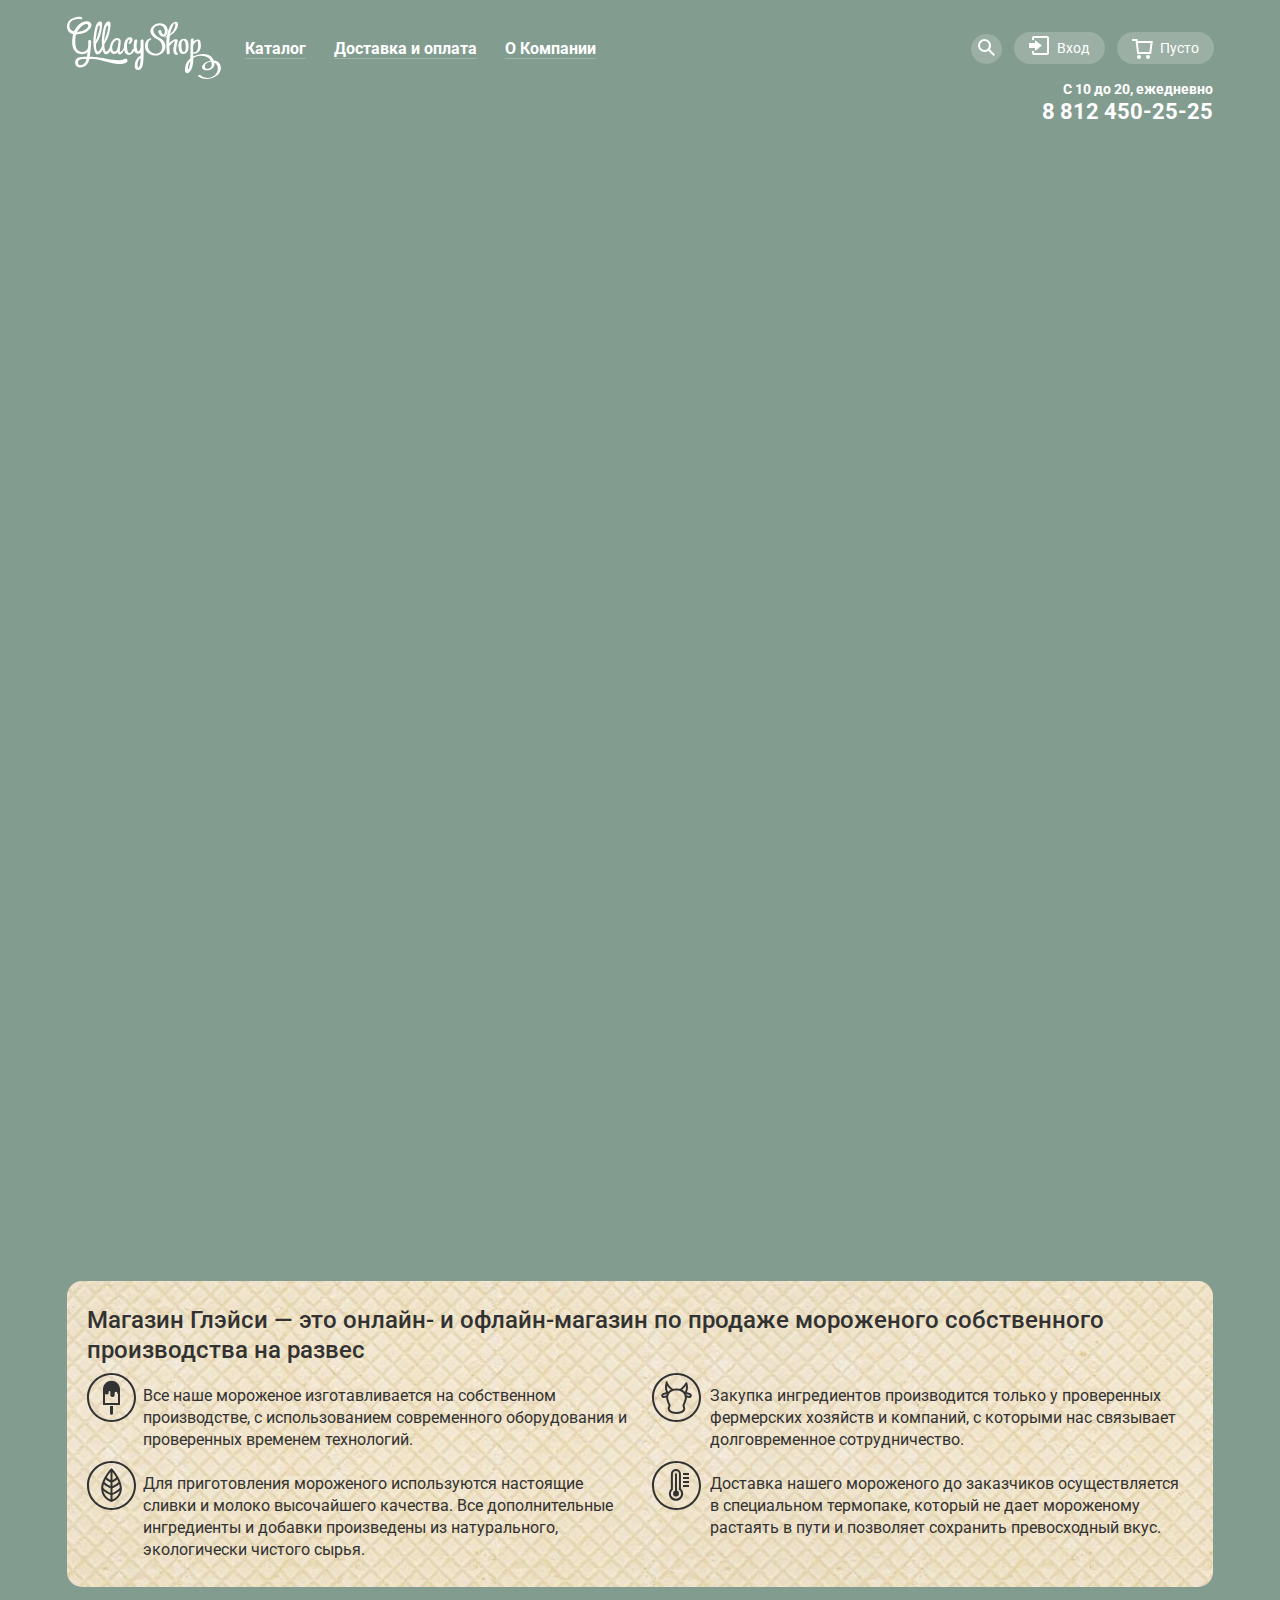
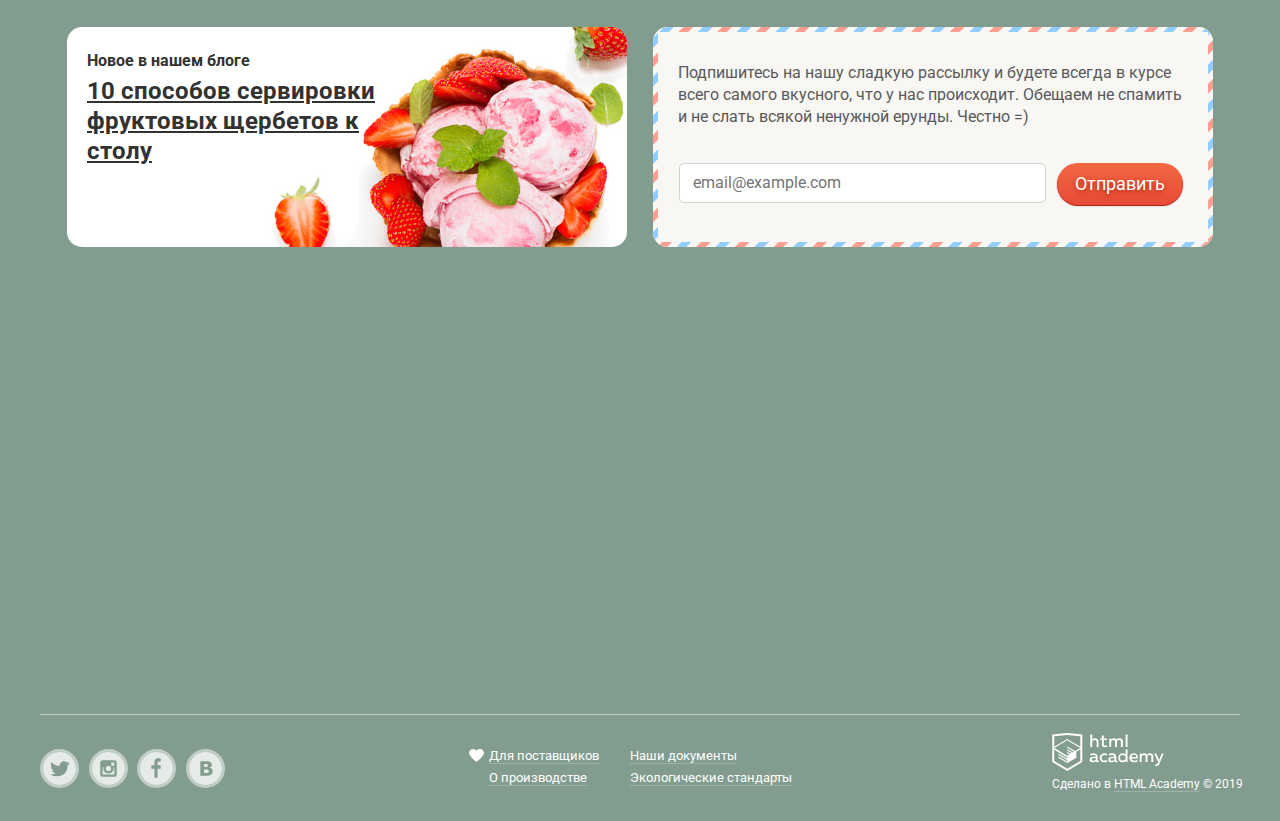
<file: index.html>
<!DOCTYPE html>
<html lang="ru">

<head>
  <meta charset="utf-8">
  <title>HTML Academy: Глейси</title>
  <link href="https://fonts.googleapis.com/css?family=Roboto:400,500,700&display=swap&subset=cyrillic" rel="stylesheet">
  <link rel="stylesheet" href="css/normalize.css">
  <link rel="stylesheet" href="css/style.css">
</head>

<body>
  <div class="container">
    <header class="header">
      <nav class="navigation">
        <a class="logo"><img src="img/logo.svg" width="154" height="64" alt="Логотип магазина «Глейси»"></a>
        <div class="navigation_container">
          <ul class="navigation_central list-unsteps">
            <li class="navigation_item hidden_list">
              <a class="navigation_link" href="catalog.html"><span class="navigation_heading">Каталог</span></a>
              <ul class="internal_navigation">
                <li class="internal_item">
                  <p class="internal_head">Новинки</p>
                </li>
                <li class="internal_item">
                  <a class="internal_link" href="catalog.html">Сливочное</a>
                </li>
                <li class="internal_item">
                  <a class="internal_link" href="sorbets.html">Щербеты</a>
                </li>
                <li class="internal_item">
                  <a class="internal_link" href="fruit.html">Фруктовый лед</a>
                </li>
                <li class="internal_item">
                  <a class="internal_link" href="melorin.html">Мелорин</a>
                </li>
              </ul>
            </li>
            <li class="navigation_item">
              <a class="navigation_link" href="delivery.html"><span class="navigation_heading">Доставка и
                  оплата</span></a>
            </li>
            <li class="navigation_item">
              <a class="navigation_link" href="company.html"><span class="navigation_heading">О Компании</span></a>
            </li>
          </ul>
          <ul class="navigation_list list-unsteps">
            <li class="search_element">
              <a href="search.html" class="search_button" title="Поиск"><svg xmlns="http://www.w3.org/2000/svg"
                  xmlns:xlink="http://www.w3.org/1999/xlink" width="17" height="17" viewBox="0 0 17 17">
                  <path fill="#fff"
                    d="M16.958 15.527L11.75 10.32A6.455 6.455 0 0 0 13 6.5 6.5 6.5 0 1 0 6.5 13a6.465 6.465 0 0 0 3.839-1.263l5.205 5.204 1.414-1.414zM6.5 11C4.019 11 2 8.981 2 6.5S4.019 2 6.5 2 11 4.019 11 6.5 8.981 11 6.5 11z" />
                </svg><span class="visually-hidden">Поиск</span></a>
              <ul class="search_form list-unsteps">
                <li>
                  <h2 class="visually-hidden">Поиск</h2>
                  <form name="search" method="post" action="https://server.htmlacademy.ru/">
                    <input type="search" name="search_text" placeholder="Что ищем?" aria-label="Поиск по сайту">
                  </form>
                </li>
              </ul>
            </li>
            <li class="login_element">
              <a href="login.html" class="login_button" title="Вход"><svg xmlns="http://www.w3.org/2000/svg"
                  xmlns:xlink="http://www.w3.org/1999/xlink" width="21" height="19" viewBox="0 0 21 19">
                  <g fill="#fff">
                    <path d="M6 14.875L12.917 9.5 6 4.125v2.917H-.042v4.917H6z" />
                    <path
                      d="M18 0H5C3.9 0 3 .9 3 2v2h2V2h13v15H5v-2H3v2c0 1.1.9 2 2 2h13c1.1 0 2-.9 2-2V2c0-1.1-.9-2-2-2z" />
                  </g>
                </svg>Вход</a>
              <ul class="login_form list-unsteps">
                <li>
                  <h2 class="visually-hidden">Личный кабинет</h2>
                  <form method="post" action="https://server.htmlacademy.ru/">
                    <p class="login_unit">
                      <label for="login_mail" class="visually-hidden">Электронная почта</label>
                      <input type="mail" name="login_mail" id="login_mail" placeholder="Электронная почта">
                    </p>
                    <p class="login_unit">
                      <label for="login_password" class="visually-hidden">Пароль</label>
                      <input type="password" name="login_password" id="login_password" placeholder="Пароль">
                    </p>
                    <div class="login_interactive">
                      <p class="login_links">
                        <a href="forgot.html" class="login_forgot">Забыли пароль?</a>
                        <a href="registration.html" class="login_registration">Новая регистрация</a>
                      </p>
                      <button class="button enter_button" type="submit">Войти</button>
                    </div>
                  </form>
                </li>
              </ul>
            </li>
            <li class="basket_element empty">
              <a href="basket.html" class="basket_button" title="Корзина"><svg xmlns="http://www.w3.org/2000/svg"
                  width="21" height="20" viewBox="0 0 21 20">
                  <g fill="#fff">
                    <path
                      d="M5.657 2.031L5.422 0H0v2h3.64l1.5 13h13.988l1.699-12.969H5.657zM17.372 13H6.922L5.888 4.031h12.66L17.372 13z" />
                    <circle cx="6.984" cy="18" r="2" />
                    <circle cx="15.984" cy="18" r="2" />
                  </g>
                </svg>Пусто</a>
            </li>
          </ul>
        </div>
      </nav>
    </header>
  </div>
  <div class="container">
    <main class="main">
      <div class="container_customer">
        <section class="customer_information">
          <h2 class="visually-hidden">Информация для клиента</h2>
          <p class="working_time">С 10 до 20, ежедневно</p>
          <p class="phone_number"><a href="tel:+78124502525">8 812 450-25-25</a></p>
        </section>
      </div>
      <div class="one"></div>
      <div class="two"></div>
      <div class="three"></div>
      <section class="store_information">
        <h2 class="visually-hidden">Преимущества магазина</h2>
        <h3 class="about_shop">Магазин Глэйси — это онлайн- и офлайн-магазин по продаже мороженого собственного
          производства на развес</h3>
        <ul class="benefits_list list-unsteps">
          <li class="benefits_item first_logo">
            <p class="article_info">Все наше мороженое изготавливается на собственном производстве, с использованием
              современного
              оборудования и проверенных
              временем технологий.</p>
          </li>
          <li class="benefits_item second_logo">
            <p class="article_info">Закупка ингредиентов производится только у проверенных фермерских хозяйств и
              компаний, с которыми нас связывает
              долговременное сотрудничество.</p>
          </li>
          <li class="benefits_item third_logo">
            <p class="article_info">Для приготовления мороженого используются настоящие сливки и молоко высочайшего
              качества. Все дополнительные ингредиенты и добавки произведены из натурального, экологически чистого
              сырья.</p>
          </li>
          <li class="benefits_item fourth_logo">
            <p class="article_info">Доставка нашего мороженого до заказчиков осуществляется в специальном термопаке,
              который не дает
              мороженому растаять в
              пути и позволяет сохранить превосходный вкус.</p>
          </li>
        </ul>
      </section>
      <div class="article_container">
        <article class="article_news">
          <h2 class="visually-hidden">Новости в блоге</h2>
          <h3 class="article_heading">Новое в нашем блоге</h3>
          <a class="article_link" href="tenways.html">10 способов сервировки фруктовых щербетов к столу</a>
        </article>
        <article class="article_subcribe">
          <h2 class="visually-hidden">Подписка на рассылку</h2>
          <p class="subscribe_info">Подпишитесь на нашу сладкую рассылку и будете всегда в курсе всего самого вкусного,
            что у нас
            происходит. Обещаем не
            спамить и не слать всякой ненужной ерунды. Честно =)</p>
          <form class="subscribe" name="subscribe" method="post" action="#">
            <label for="subscribe_mail" class="visually-hidden">Электронная почта</label>
            <input type="mail" name="subscribe_email" id="subscribe_mail" placeholder="email@example.com">
            <button type="submit" class="button subscribe_button" name="subscribe_submit">Отправить</button>
          </form>
        </article>
      </div>
      <div class="four"></div>
    </main>
  </div>
  <div class="container">
    <footer class="footer">
      <section class="social">
        <h2 class="visually-hidden">Социальные сети</h2>
        <ul class="social_list list-unsteps">
          <li class="social_item">
            <a class="social_link" href="https://twitter.com/gllacy_official" target="_blank"><svg
                xmlns="http://www.w3.org/2000/svg" width="33" height="33" viewBox="0 0 32 32">
                <path class="social_path" fill="#e6ebe9"
                  d="M16 0C7.164 0 0 7.164 0 16c0 8.837 7.164 16 16 16 8.837 0 16-7.163 16-16 0-8.836-7.163-16-16-16zm7.944 12.809c-.251 6.516-3.463 10.832-10.992 10.702h-.486c-.447 0-4.543-.443-5.344-1.823 2.479.19 4.247-.406 5.12-1.136-1.048-.289-2.923-.461-3.251-2.848.384.104.618.221 1.299.113-1.307-.824-2.758-1.519-2.679-3.643.311.317 1.164.518 1.46.457-.768-.233-2.149-3.244-.974-4.781 1.984 1.79 4.075 3.482 7.804 3.643.227-2.214 1.24-3.699 3.168-4.325 1.84-.479 3.255.26 3.901 1.138.737-.224 1.453-.466 2.193-.685-.004.833-.569 1.463-.935 1.709.747.165 1.423-.475 1.423-.475-.184.963-1.094 1.725-1.707 1.954z" />
              </svg></a>
          </li>
          <li class="social_item">
            <a class="social_link" href="https://www.instagram.com/gllacy_official" target="_blank"><svg
                xmlns="http://www.w3.org/2000/svg" width="33" height="33" viewBox="0 0 32 32">
                <g class="social_path" fill="#e6ebe9">
                  <path
                    d="M20.916 16a4.938 4.938 0 1 1-9.877 0c0-.394.051-.773.138-1.14h-.897v6.838h11.396V14.86h-.897c.086.367.137.746.137 1.14z" />
                  <path
                    d="M15.978 18.659c1.466 0 2.659-1.193 2.659-2.659s-1.193-2.659-2.659-2.659c-1.466 0-2.659 1.193-2.659 2.659s1.192 2.659 2.659 2.659zM18.637 10.302h3.039v3.039h-3.039z" />
                  <path
                    d="M16 0C7.164 0 0 7.164 0 16c0 8.837 7.164 16 16 16 8.837 0 16-7.163 16-16 0-8.836-7.163-16-16-16zm7.955 21.698a2.285 2.285 0 0 1-2.279 2.279H10.279A2.285 2.285 0 0 1 8 21.698V10.302a2.286 2.286 0 0 1 2.279-2.279h11.396a2.286 2.286 0 0 1 2.279 2.279v11.396z" />
                </g>
              </svg></a>
          </li>
          <li class="social_item">
            <a class="social_link" href="https://www.facebook.com/gllacy_official" target="_blank"><svg
                xmlns="http://www.w3.org/2000/svg" width="33" height="33" viewBox="0 0 32 32">
                <path class="social_path" fill="#e6ebe9"
                  d="M16 0C7.164 0 0 7.163 0 16s7.164 16 16 16c8.837 0 16-7.164 16-16S24.837 0 16 0zm4.062 9.455h-3.021v3.444h3.021v3.445h-3.021v8.61H14.02v-8.61H11v-3.445h3.021V9.455c0-1.902 1.353-3.445 3.021-3.445h3.021v3.445z" />
              </svg></a>
          </li>
          <li class="social_item">
            <a class="social_link" href="https://vk.com/gllacy_official" target="_blank"><svg
                xmlns="http://www.w3.org/2000/svg" width="33" height="33" viewBox="0 0 32 32">
                <g class="social_path" fill="#e6ebe9">
                  <path
                    d="M16.637 14.495c.402-.019.719-.082.951-.188.326-.145.54-.33.641-.559.101-.229.15-.496.15-.797 0-.232-.058-.465-.174-.697-.116-.232-.322-.405-.617-.517-.264-.1-.592-.155-.984-.165a76.242 76.242 0 0 0-1.652-.014h-.339v2.965h.565c.571 0 1.057-.009 1.459-.028zM18.118 17.084c-.282-.081-.672-.125-1.166-.132a127.97 127.97 0 0 0-1.55-.009h-.79v3.493h.264c1.014 0 1.74-.003 2.18-.009a3.2 3.2 0 0 0 1.212-.245c.377-.157.633-.364.774-.625s.214-.562.214-.9c0-.446-.088-.788-.261-1.03-.17-.241-.464-.423-.877-.543z" />
                  <path
                    d="M16 0C7.164 0 0 7.164 0 16c0 8.837 7.164 16 16 16 8.837 0 16-7.163 16-16 0-8.836-7.163-16-16-16zm6.602 20.531a3.73 3.73 0 0 1-1.124 1.327c-.552.415-1.161.71-1.823.886s-1.501.264-2.519.264h-6.121V8.987h5.443c1.13 0 1.957.038 2.48.113a5.126 5.126 0 0 1 1.561.5c.533.27.929.632 1.189 1.087.26.455.392.975.392 1.558 0 .678-.179 1.278-.536 1.795-.358.518-.863.92-1.517 1.208v.075c.917.182 1.642.559 2.179 1.13.537.571.807 1.325.807 2.261 0 .678-.138 1.283-.411 1.817z" />
                </g>
              </svg></a>
          </li>
        </ul>
      </section>
      <section class="additional">
        <ul class="additional_left list-unsteps">
          <li class="additional_item">
            <a class="additional_link" href=suppliers.html><img class="icon_heart" src="img/heart.svg" width="15"
                height="13" alt="иконка">Для
              поставщиков</a>
          </li>
          <li class="additional_item">
            <a class="additional_link" href="production.html">О производстве</a>
          </li>
        </ul>
        <ul class="additional_right list-unsteps">
          <li class="additional_item">
            <a class="additional_link" href="documents.html">Наши документы</a>
          </li>
          <li class="additional_item">
            <a class="additional_link" href="ecology.html">Экологические стандарты</a>
          </li>
        </ul>
      </section>
      <section class="developer_info">
        <h2 class="visually-hidden">Кем разработана</h2>
        <img class="developer_logo" src="img/logo-htmlacademy.svg" width="112" height="38" alt="Html Academy">
        <p class="developer_about">Сделано в <a class="developer_link"
            href="https://htmlacademy.ru/intensive/htmlcss">HTML
            Academy</a> ©
          2019</p>
      </section>
    </footer>
  </div>
  <section class="feedback">
    <h2 class="visually-hidden">Обратная связь</h2>
    <h2>Мы обязательно вам ответим!</h2>
    <form class="feedback_form" method="post" name="feedback" action="https://server.htmlacademy.ru/">
      <p class="feedback_unit">
        <label for="feedback_name" class="visually-hidden">Как вас зовут?</label>
        <input type="text" name="feedback_name" id="feedback_name" placeholder="Как вас зовут?">
      </p>
      <p class="feedback_unit">
        <label for="feedback_mail" class="visually-hidden">Ваша почта для ответа?</label>
        <input type="text" name="feedback_mail" id="feedback_mail" placeholder="Ваша почта для ответа?">
      </p>
      <textarea name="feedback_comment" cols="50" rows="10" placeholder="Напишите что-нибудь..."></textarea>
      <button class="feedback_close" type="button">Отправить</button>
    </form>
    <button class="feedback_send" type="button">Закрыть</button>
  </section>

</body>

</html>
</file>
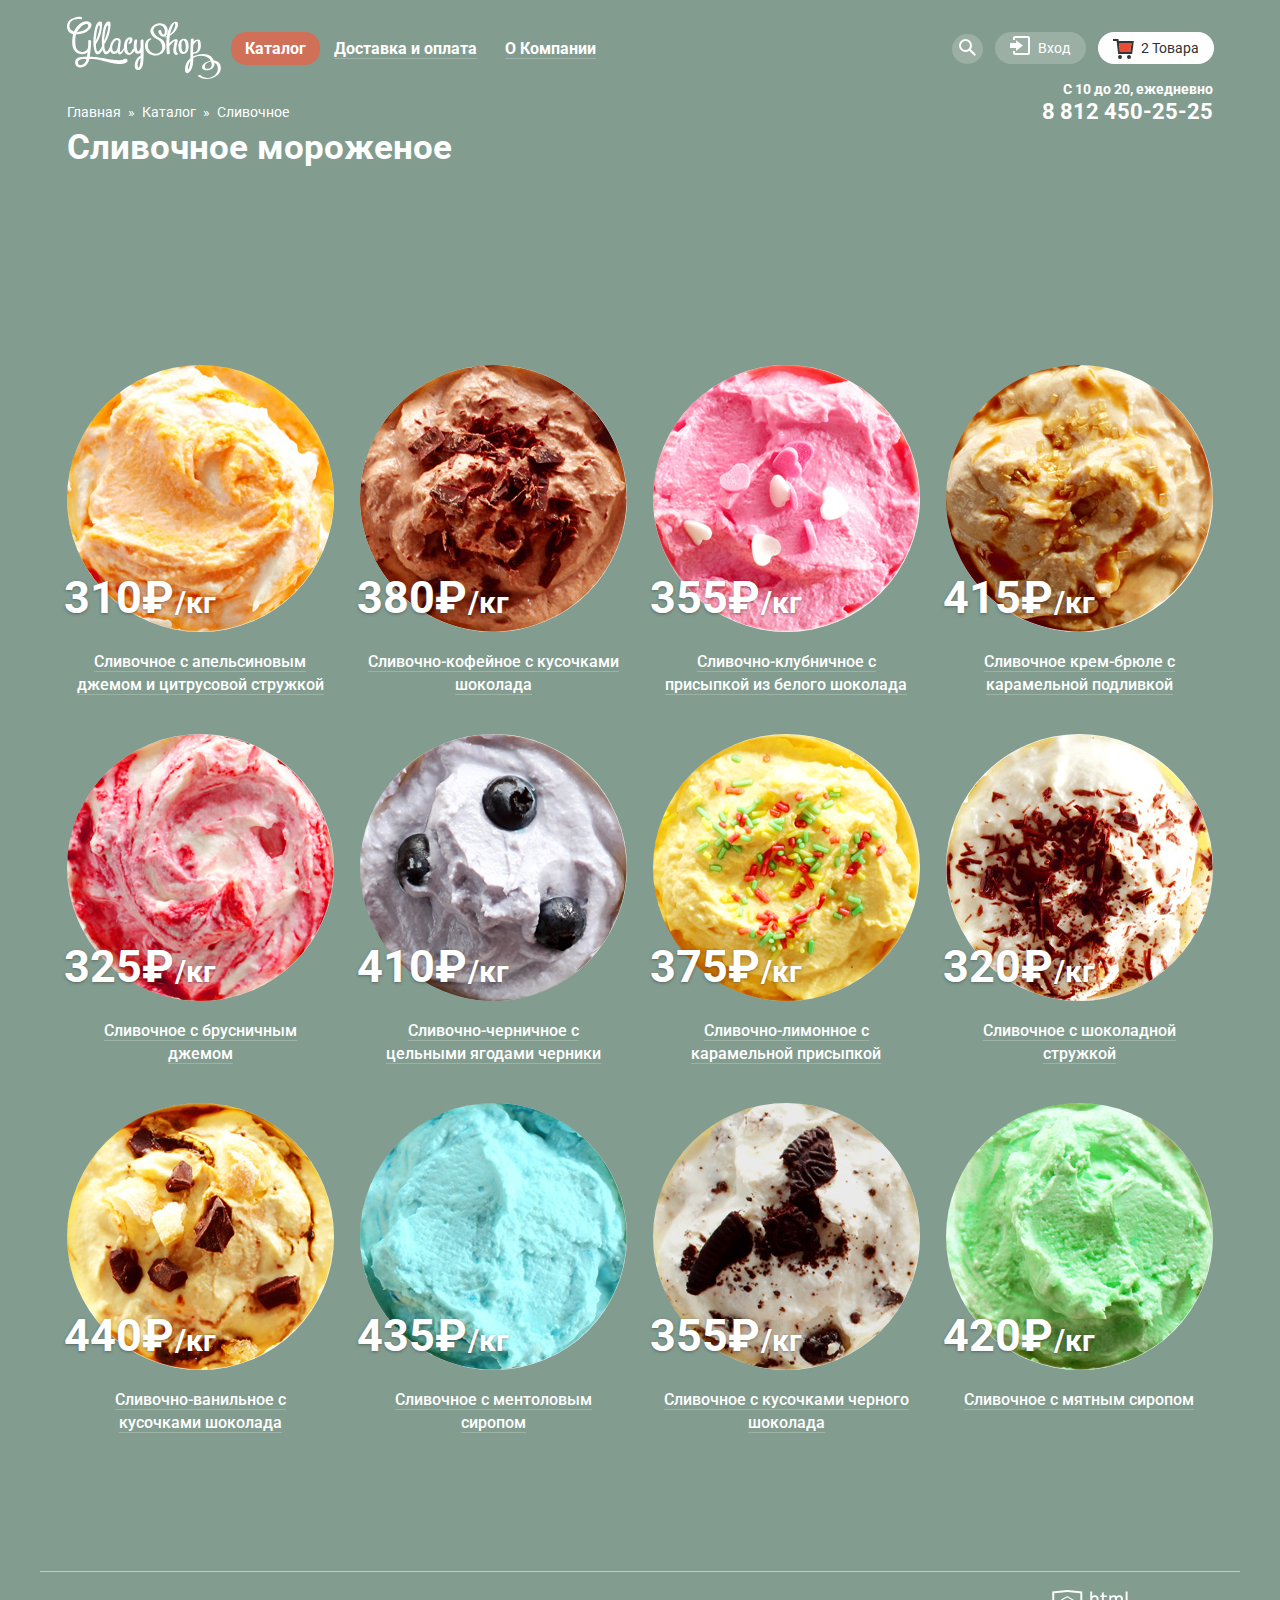
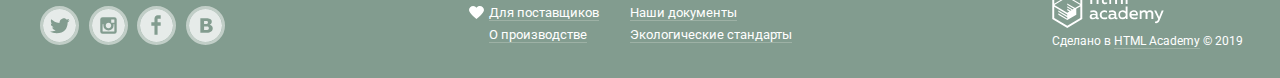
<file: catalog.html>
<!DOCTYPE html>
<html lang="ru">

<head>
  <meta charset="utf-8">
  <title>HTML Academy: Глейси</title>
  <link href="https://fonts.googleapis.com/css?family=Roboto:400,500,700&display=swap&subset=cyrillic" rel="stylesheet">
  <link rel="stylesheet" href="css/normalize.css">
  <link rel="stylesheet" href="css/style.css">
</head>

<body>
  <div class="container">
    <header class="header">
      <nav class="navigation">
        <a href="index.html" class="logo"><img src="img/logo.svg" width="154" height="64"
            alt="Логотип магазина «Глейси»"></a>
        <div class="navigation_container navigation_catalog">
          <ul class="navigation_central list-unsteps">
            <li class="navigation_item hidden_list">
              <a class="activated_link label" href="catalog.html"><span class="navigation_heading">Каталог</span></a>
              <ul class="internal_navigation">
                <li class="internal_item">
                  <p class="internal_head">Новинки</p>
                </li>
                <li class="internal_item">
                  <a class="internal_link" href="catalog.html">Сливочное</a>
                </li>
                <li class="internal_item">
                  <a class="activated_link" href="sorbets.html">Щербеты</a>
                </li>
                <li class="internal_item">
                  <a class="internal_link" href="fruit.html">Фруктовый лед</a>
                </li>
                <li class="internal_item">
                  <a class="internal_link" href="melorin.html">Мелорин</a>
                </li>
              </ul>
            </li>
            <li class="navigation_item">
              <a class="navigation_link" href="delivery.html"><span class="navigation_heading">Доставка и
                  оплата</span></a>
            </li>
            <li class="navigation_item">
              <a class="navigation_link" href="company.html"><span class="navigation_heading">О Компании</span></a>
            </li>
          </ul>
          <ul class="navigation_list list-unsteps">
            <li class="search_element">
              <a href="search.html" class="search_button" title="Поиск"><svg xmlns="http://www.w3.org/2000/svg"
                  xmlns:xlink="http://www.w3.org/1999/xlink" width="17" height="17" viewBox="0 0 17 17">
                  <path fill="#fff"
                    d="M16.958 15.527L11.75 10.32A6.455 6.455 0 0 0 13 6.5 6.5 6.5 0 1 0 6.5 13a6.465 6.465 0 0 0 3.839-1.263l5.205 5.204 1.414-1.414zM6.5 11C4.019 11 2 8.981 2 6.5S4.019 2 6.5 2 11 4.019 11 6.5 8.981 11 6.5 11z" />
                </svg><span class="visually-hidden">Поиск</span></a>
              <ul class="search_form list-unsteps">
                <li>
                  <h2 class="visually-hidden">Поиск</h2>
                  <form name="search" method="post" action="https://server.htmlacademy.ru/">
                    <input type="search" name="search_text" placeholder="Что ищем?" aria-label="Поиск по сайту">
                  </form>
                </li>
              </ul>
            </li>
            <li class="login_element">
              <a href="login.html" class="login_button" title="Вход"><svg xmlns="http://www.w3.org/2000/svg"
                  xmlns:xlink="http://www.w3.org/1999/xlink" width="21" height="19" viewBox="0 0 21 19">
                  <g fill="#fff">
                    <path d="M6 14.875L12.917 9.5 6 4.125v2.917H-.042v4.917H6z" />
                    <path
                      d="M18 0H5C3.9 0 3 .9 3 2v2h2V2h13v15H5v-2H3v2c0 1.1.9 2 2 2h13c1.1 0 2-.9 2-2V2c0-1.1-.9-2-2-2z" />
                  </g>
                </svg>Вход</a>
              <ul class="login_form list-unsteps">
                <li>
                  <h2 class="visually-hidden">Личный кабинет</h2>
                  <form method="post" action="https://server.htmlacademy.ru/">
                    <p class="login_unit">
                      <label for="login_mail" class="visually-hidden">Электронная почта</label>
                      <input type="mail" name="login_mail" id="login_mail" placeholder="Электронная почта">
                    </p>
                    <p class="login_unit">
                      <label for="login_password" class="visually-hidden">Пароль</label>
                      <input type="password" name="login_password" id="login_password" placeholder="Пароль">
                    </p>
                    <div class="login_interactive">
                      <p class="login_links">
                        <a href="forgot.html" class="login_forgot">Забыли пароль?</a>
                        <a href="registration.html" class="login_registration">Новая регистрация</a>
                      </p>
                      <button class="button enter_button" type="submit">Войти</button>
                    </div>
                  </form>
                </li>
              </ul>
            </li>
            <li class="basket_element full">
              <a href="basket.html" class="basket_button" title="Корзина"><svg xmlns="http://www.w3.org/2000/svg"
                  width="21" height="20" viewBox="0 0 21 20">
                  <path fill="#E84D37" d="M5.888 4.031L6.922 13h10.45l1.176-8.969z" />
                  <circle fill="#343434" cx="6.984" cy="18" r="2" />
                  <circle fill="#343434" cx="15.984" cy="18" r="2" />
                  <path fill="#343434"
                    d="M5.657 2.031L5.422 0H0v2h3.64l1.5 13h13.988l1.699-12.969H5.657zM17.372 13H6.922L5.888 4.031h12.66L17.372 13z" />
                </svg>2 Товара</a>
              <ul class="basket_form">
                <li class="basket_continer">
                  <h2 class="visually-hidden">Корзина</h2>
                  <ul class="basket_list">
                    <li class="basket_item">
                      <button class="basket_remove" type="button">Удалить</button>
                      <a href="orangejam.html">
                        <img class="basket_image" src="img/product_1.jpg" width="32" height="32"
                          alt="Пломбир с апельсиновым джемом">
                        <span class="basket_description">Пломбир с апельсиновым джемом</span>
                      </a>
                      <span class="basket_outlay">1,5 кг x <i>200 руб</i></span>
                      <span class="basket_price">300 руб</span>
                    </li>
                    <li class="basket_item item_border">
                      <button class="basket_remove" type="button">Удалить</button>
                      <a href="strawberry.html">
                        <img class="basket_image" src="img/product_3.jpg" width="32" height="32"
                          alt="Клубничный пломбир с присыпкой  из белого шоколада">
                        <span class="basket_description">Клубничный пломбир с присыпкой из белого шоколада</span>
                      </a>
                      <span class="basket_outlay">1,5 кг x <i>300 руб</i></span>
                      <span class="basket_price">450 руб</span>
                    </li>
                    <li class="basket_item basket_total">
                      <span>Итого: 750 руб</span>
                    </li>
                  </ul>
                  <a class="button checkout" href="#">Оформить заказ</a>
                </li>
              </ul>
            </li>
          </ul>
        </div>
      </nav>
    </header>
  </div>
  <div class="container">
    <main class="main">
      <div class="container_navigation">
        <ul class="website_navigation list-unsteps">
          <li class="website_item">
            <a class="website_link" href="/index.html">Главная</a>
          </li>
          <li class="website_item">
            &#187;
          </li>
          <li class="website_item">
            <a class="website_link" href="catalog.html">Каталог</a>
          </li>
          <li class="website_item">
            &#187;
          </li>
          <li class="website_item">
            <a class="website_link">Сливочное</a>
          </li>
        </ul>
        <section class="customer_information">
          <h2 class="visually-hidden">Информация для клиента</h2>
          <p class="working_time">С 10 до 20, ежедневно</p>
          <p class="phone_number"><a href="tel:+78124502525">8 812 450-25-25</a></p>
        </section>
      </div>
      <h1 class="page_section_name">Сливочное мороженое</h1>
      <div class="five"></div>
      <section class="product_section">
        <h2 class="visually-hidden">Список сливочного мороженого</h2>
        <ul class="product_cards list-unsteps">
          <li class="product_card">
            <a>
              <img class="product_image" src="img/product_1.jpg" width="267" height="267" alt="Фото продукта">
            </a>
            <p class="product_price">
              <span class="price">310₽</span>
              <span class="mass">/кг</span>
            </p>
            <h3 class="nomination">
              <a class="product_link" href="orangejam.html">Сливочное с апельсиновым джемом и цитрусовой стружкой</a>
            </h3>
            <button type="button" class="button review" name="fast-view">Быстрый просмотр</button>
          </li>
          <li class="product_card">
            <a>
              <img class="product_image" src="img/product_2.jpg" width="267" height="267" alt="Фото продукта">
            </a>
            <p class="product_price">
              <span class="price">380₽</span>
              <span class="mass">/кг</span>
            </p>
            <h3 class="nomination">
              <a class="product_link" href="coffee.html">Сливочно-кофейное с кусочками шоколада</a>
            </h3>
            <button type="button" class="button review" name="fast-view">Быстрый просмотр</button>
          </li>
          <li class="product_card">
            <a>
              <img class="product_image" src="img/product_3.jpg" width="267" height="267" alt="Фото продукта">
            </a>
            <p class="product_price">
              <span class="price">355₽</span>
              <span class="mass">/кг</span>
            </p>
            <h3 class="nomination">
              <a class="product_link" href="strawberry.html">Сливочно-клубничное с присыпкой из белого шоколада</a>
            </h3>
            <button type="button" class="button review" name="fast-view">Быстрый просмотр</button>
          </li>
          <li class="product_card">
            <a>
              <img class="product_image" src="img/product_4.jpg" width="267" height="267" alt="Фото продукта">
            </a>
            <p class="product_price">
              <span class="price">415₽</span>
              <span class="mass">/кг</span>
            </p>
            <h3 class="nomination">
              <a class="product_link" href="caramel.html">Сливочное крем-брюле с карамельной подливкой</a>
            </h3>
            <button type="button" class="button review" name="fast-view">Быстрый просмотр</button>
          </li>
          <li class="product_card">
            <a>
              <img class="product_image" src="img/product_5.jpg" width="267" height="267" alt="Фото продукта">
            </a>
            <p class="product_price">
              <span class="price">325₽</span>
              <span class="mass">/кг</span>
            </p>
            <h3 class="nomination">
              <a class="product_link" href="lingonberry.html">Сливочное с брусничным джемом</a>
            </h3>
            <button type="button" class="button review" name="fast-view">Быстрый просмотр</button>
          </li>
          <li class="product_card">
            <a>
              <img class="product_image" src="img/product_6.jpg" width="267" height="267" alt="Фото продукта">
            </a>
            <p class="product_price">
              <span class="price">410₽</span>
              <span class="mass">/кг</span>
            </p>
            <h3 class="nomination">
              <a class="product_link" href="blueberry.html">Сливочно-черничное с цельными ягодами черники</a>
            </h3>
            <button type="button" class="button review" name="fast-view">Быстрый просмотр</button>
          </li>
          <li class="product_card">
            <a>
              <img class="product_image" src="img/product_7.jpg" width="267" height="267" alt="Фото продукта">
            </a>
            <p class="product_price">
              <span class="price">375₽</span>
              <span class="mass">/кг</span>
            </p>
            <h3 class="nomination">
              <a class="product_link" href="lemon.html">Сливочно-лимонное с карамельной присыпкой</a>
            </h3>
            <button type="button" class="button review" name="fast-view">Быстрый просмотр</button>
          </li>
          <li class="product_card">
            <a>
              <img class="product_image" src="img/product_8.jpg" width="267" height="267" alt="Фото продукта">
            </a>
            <p class="product_price">
              <span class="price">320₽</span>
              <span class="mass">/кг</span>
            </p>
            <h3 class="nomination">
              <a class="product_link" href="chocolate.html">Сливочное с шоколадной стружкой</a>
            </h3>
            <button type="button" class="button review" name="fast-view">Быстрый просмотр</button>
          </li>
          <li class="product_card">
            <a>
              <img class="product_image" src="img/product_9.jpg" width="267" height="267" alt="Фото продукта">
            </a>
            <p class="product_price">
              <span class="price">440₽</span>
              <span class="mass">/кг</span>
            </p>
            <h3 class="nomination">
              <a class="product_link" href="vanilla.html">Сливочно-ванильное с кусочками шоколада</a>
            </h3>
            <button type="button" class="button review" name="fast-view">Быстрый просмотр</button>
          </li>
          <li class="product_card">
            <a>
              <img class="product_image" src="img/product_10.jpg" alt="Фото продукта">
            </a>
            <p class="product_price">
              <span class="price">435₽</span>
              <span class="mass">/кг</span>
            </p>
            <h3 class="nomination">
              <a class="product_link" href="menthol.html">Сливочноe с ментоловым сиропом</a>
            </h3>
            <button type="button" class="button review" name="fast-view">Быстрый просмотр</button>
          </li>
          <li class="product_card">
            <a>
              <img class="product_image" src="img/product_11.jpg" width="267" height="267" alt="Фото продукта">
            </a>
            <p class="product_price">
              <span class="price">355₽</span>
              <span class="mass">/кг</span>
            </p>
            <h3 class="nomination">
              <a class="product_link" href="darkchocolate.html">Сливочное с кусочками черного шоколада</a>
            </h3>
            <button type="button" class="button review" name="fast-view">Быстрый просмотр</button>
          </li>
          <li class="product_card">
            <a>
              <img class="product_image" src="img/product_12.jpg" width="267" height="267" alt="Фото продукта">
            </a>
            <p class="product_price">
              <span class="price">420₽</span>
              <span class="mass">/кг</span>
            </p>
            <h3 class="nomination">
              <a class="product_link" href="mint.html">Сливочное с мятным сиропом</a>
            </h3>
            <button type="button" class="button review" name="fast-view">Быстрый просмотр</button>
          </li>
        </ul>
      </section>
      <div class="six"></div>
    </main>
  </div>
  <div class="container">
    <footer class="footer">
      <section class="social">
        <h2 class="visually-hidden">Социальные сети</h2>
        <ul class="social_list list-unsteps">
          <li class="social_item">
            <a class="social_link" href="https://twitter.com/gllacy_official" target="_blank"><svg
                xmlns="http://www.w3.org/2000/svg" width="33" height="33" viewBox="0 0 32 32">
                <path fill="#e6ebe9"
                  d="M16 0C7.164 0 0 7.164 0 16c0 8.837 7.164 16 16 16 8.837 0 16-7.163 16-16 0-8.836-7.163-16-16-16zm7.944 12.809c-.251 6.516-3.463 10.832-10.992 10.702h-.486c-.447 0-4.543-.443-5.344-1.823 2.479.19 4.247-.406 5.12-1.136-1.048-.289-2.923-.461-3.251-2.848.384.104.618.221 1.299.113-1.307-.824-2.758-1.519-2.679-3.643.311.317 1.164.518 1.46.457-.768-.233-2.149-3.244-.974-4.781 1.984 1.79 4.075 3.482 7.804 3.643.227-2.214 1.24-3.699 3.168-4.325 1.84-.479 3.255.26 3.901 1.138.737-.224 1.453-.466 2.193-.685-.004.833-.569 1.463-.935 1.709.747.165 1.423-.475 1.423-.475-.184.963-1.094 1.725-1.707 1.954z" />
              </svg></a>
          </li>
          <li class="social_item">
            <a class="social_link" href="https://www.instagram.com/gllacy_official" target="_blank"><svg
                xmlns="http://www.w3.org/2000/svg" width="33" height="33" viewBox="0 0 32 32">
                <g fill="#e6ebe9">
                  <path
                    d="M20.916 16a4.938 4.938 0 1 1-9.877 0c0-.394.051-.773.138-1.14h-.897v6.838h11.396V14.86h-.897c.086.367.137.746.137 1.14z" />
                  <path
                    d="M15.978 18.659c1.466 0 2.659-1.193 2.659-2.659s-1.193-2.659-2.659-2.659c-1.466 0-2.659 1.193-2.659 2.659s1.192 2.659 2.659 2.659zM18.637 10.302h3.039v3.039h-3.039z" />
                  <path
                    d="M16 0C7.164 0 0 7.164 0 16c0 8.837 7.164 16 16 16 8.837 0 16-7.163 16-16 0-8.836-7.163-16-16-16zm7.955 21.698a2.285 2.285 0 0 1-2.279 2.279H10.279A2.285 2.285 0 0 1 8 21.698V10.302a2.286 2.286 0 0 1 2.279-2.279h11.396a2.286 2.286 0 0 1 2.279 2.279v11.396z" />
                </g>
              </svg></a>
          </li>
          <li class="social_item">
            <a class="social_link" href="https://www.facebook.com/gllacy_official" target="_blank"><svg
                xmlns="http://www.w3.org/2000/svg" width="33" height="33" viewBox="0 0 32 32">
                <path fill="#e6ebe9"
                  d="M16 0C7.164 0 0 7.163 0 16s7.164 16 16 16c8.837 0 16-7.164 16-16S24.837 0 16 0zm4.062 9.455h-3.021v3.444h3.021v3.445h-3.021v8.61H14.02v-8.61H11v-3.445h3.021V9.455c0-1.902 1.353-3.445 3.021-3.445h3.021v3.445z" />
              </svg></a>
          </li>
          <li class="social_item">
            <a class="social_link" href="https://vk.com/gllacy_official" target="_blank"><svg
                xmlns="http://www.w3.org/2000/svg" width="33" height="33" viewBox="0 0 32 32">
                <g fill="#e6ebe9">
                  <path
                    d="M16.637 14.495c.402-.019.719-.082.951-.188.326-.145.54-.33.641-.559.101-.229.15-.496.15-.797 0-.232-.058-.465-.174-.697-.116-.232-.322-.405-.617-.517-.264-.1-.592-.155-.984-.165a76.242 76.242 0 0 0-1.652-.014h-.339v2.965h.565c.571 0 1.057-.009 1.459-.028zM18.118 17.084c-.282-.081-.672-.125-1.166-.132a127.97 127.97 0 0 0-1.55-.009h-.79v3.493h.264c1.014 0 1.74-.003 2.18-.009a3.2 3.2 0 0 0 1.212-.245c.377-.157.633-.364.774-.625s.214-.562.214-.9c0-.446-.088-.788-.261-1.03-.17-.241-.464-.423-.877-.543z" />
                  <path
                    d="M16 0C7.164 0 0 7.164 0 16c0 8.837 7.164 16 16 16 8.837 0 16-7.163 16-16 0-8.836-7.163-16-16-16zm6.602 20.531a3.73 3.73 0 0 1-1.124 1.327c-.552.415-1.161.71-1.823.886s-1.501.264-2.519.264h-6.121V8.987h5.443c1.13 0 1.957.038 2.48.113a5.126 5.126 0 0 1 1.561.5c.533.27.929.632 1.189 1.087.26.455.392.975.392 1.558 0 .678-.179 1.278-.536 1.795-.358.518-.863.92-1.517 1.208v.075c.917.182 1.642.559 2.179 1.13.537.571.807 1.325.807 2.261 0 .678-.138 1.283-.411 1.817z" />
                </g>
              </svg></a>
          </li>
        </ul>
      </section>
      <section class="additional">
        <ul class="additional_left list-unsteps">
          <li class="additional_item">
            <a class="additional_link" href=suppliers.html><img class="icon_heart" src="img/heart.svg" width="15"
                height="13" alt="иконка">Для
              поставщиков</a>
          </li>
          <li class="additional_item">
            <a class="additional_link" href="production.html">О производстве</a>
          </li>
        </ul>
        <ul class="additional_right list-unsteps">
          <li class="additional_item">
            <a class="additional_link" href="documents.html">Наши документы</a>
          </li>
          <li class="additional_item">
            <a class="additional_link" href="ecology.html">Экологические стандарты</a>
          </li>
        </ul>
      </section>
      <section class="developer_info">
        <h2 class="visually-hidden">Кем разработана</h2>
        <img class="developer_logo" src="img/logo-htmlacademy.svg" width="112" height="38" alt="Html Academy">
        <p class="developer_about">Сделано в <a class="developer_link"
            href="https://htmlacademy.ru/intensive/htmlcss">HTML
            Academy</a> ©
          2019</p>
      </section>
    </footer>
  </div>

</body>

</html>
</file>
<file: css/style.css>
body {
  font-family: "Roboto", "Arial", sans-serif;
  font-size: 16px;
  line-height: 22px;
  color: #ffffff;
  background-image: url(../img/bg.jpg);
  background-repeat: repeat;
  background-color: #849d8f;
}

a {
  text-decoration: none;
  color: #fff;
}

li {
  list-style-type: none;
}

.visually-hidden {
  visibility: hidden;
  position: absolute;
}

.feedback {
  display: none;
}

.list-unsteps {
  margin: 0;
  padding: 0;
}

.container {
  max-width: 1200px;
  margin: 0 auto;
}

.button {
  color: #ffffff;
  vertical-align: top;
  text-decoration: none;
  text-shadow: 0 2px 5px rgba(160, 32, 11, 0.76);
  background-color: #f26843;
  background-image: linear-gradient(to bottom, #f26843 0%, #e74a35 100%);
  border-radius: 30px;
  box-shadow: 0 1px 1px rgba(172, 16, 0, 1);
  border: none;
}

.button:hover,
.button:focus {
  background-color: #ed705e;
  background-image: linear-gradient(90deg, #ed705e 0%, #f58669 100%);
  box-shadow: 0px 2px 0px 0px rgba(172, 16, 0, 1);
}

.button:active {
  background-color: #e74a35;
  box-shadow: inset 0px 2px 2px 0px rgba(148, 39, 24, 1);
}

/*header*/

/*nav*/

.navigation {
  display: flex;
  padding-top: 9px;
  font-size: 16px;
  line-height: 18px;
  height: 77px;
}

.logo {
  align-self: flex-end;
  margin: 0px 10px 2px 27px;
}

/*navigation_container*/

.navigation_container {
  display: flex;
  justify-content: space-between;
  width: 100%;
  margin-bottom: 4px;
}

.navigation_catalog {
  margin-bottom: 4px;
}

/*navigation_central*/

.navigation_central {
  display: flex;
  align-items: center;
  margin-bottom: -3px;
}

.navigation_item {
  padding: 16px 0px 12px 0px;
}

.navigation_item a {
  padding: 7px 14px;
  font-weight: bold;
  color: #ffffff;
}

.navigation_link:active {
  background-color: rgba(234, 234, 234, 1);
  box-shadow: inset 0px 2px 1px 0px rgb(105, 105, 105);
}

.navigation_central .label:hover,
.navigation_central .label:focus {
  border: none;
  border-radius: 20px;
  color: #323232;
  background-color: #f7f6f3;
}

.navigation_link:hover,
.navigation_link:focus {
  border: none;
  border-radius: 20px;
  color: #323232;
  background-color: #f7f6f3;
}

.navigation_heading {
  border-bottom: 1px solid;
  border-color: #9db1a5 transparent;
}

.navigation_heading:hover {
  border-bottom: none;
}

.navigation_item > .activated_link {
  background-color: #d07058;
  border-radius: 15px;
}

.activated_link span {
  border-bottom: none;
}

.hidden_list {
  position: relative;
}

.hidden_list:hover .internal_navigation {
  display: block;
}

/*hidden_list*/

.internal_navigation {
  position: absolute;
  top: 45px;
  left: -6px;
  display: none;
  min-width: 143px;
  margin: 0;
  padding: 0;
  border-radius: 5px;
  background-color: #f8f7f4;
}

.internal_head {
  margin: 0;
  padding: 10px 0px 12px 19px;
  font-size: 14px;
  font-weight: bold;
  color: #323232;
  border-bottom: 1px solid #d1d0ce;
}

.internal_navigation a {
  display: block;
  padding: 9px 0px 6px 19px;
  font-size: 14px;
  font-weight: normal;
  color: #323232;
}

.internal_item .activated_link {
  color: #ffffff;
  background-color: rgb(208, 112, 88);
}

.internal_item a:hover,
.internal_item a:focus {
  background-color: rgba(208, 112, 88, 0.2);
}

.internal_item a:active {
  background-color: rgba(208, 112, 88, 0.5);
}

.internal_item:last-child {
  margin-bottom: 10px;
}

/*___________hidden_list*__________/

/*navigation_central*/

/*navigation_list*/

.navigation_list {
  display: flex;
  align-items: center;
  margin-right: 26px;
}

.navigation_list > li:first-child {
  margin-left: 22px;
}

.navigation_list li:not(:last-child) {
  margin-right: 12px;
}

.search_button,
.login_button,
.basket_button {
  padding: 8px 35px;
  border-radius: 20px;
  font-size: 14px;
  line-height: 16px;
  background-color: rgba(255, 255, 255, 0.2);
}

.search_button:hover,
.login_button:hover,
.basket_button:hover,
.search_button:focus,
.login_button:focus,
.basket_button:focus {
  color: #323232;
  background-color: rgba(255, 255, 255, 1);
}

.search_element {
  margin-bottom: 1px;
  padding: 16px 0px 12px 0px;
  position: relative;
}

.search_element svg {
  position: relative;
  top: 2px;
}

.search_element a {
  padding: 7px 7px 7px 7px;
  border-radius: 50%;
}

.search_element:hover .search_form {
  display: block;
}

.search_form {
  position: absolute;
  right: 0;
  top: 47px;
  display: none;
  margin: 0;
  padding: 0;
  padding: 20px 15px;
  border-radius: 5px;
  background-color: #f8f7f4;
}

.search_form input {
  min-width: 300px;
  padding: 9px;
  border: 1px solid #d3d3d3;
  border-radius: 5px;
  background-color: #ffffff;
  color: #323232;
}

.search_form input:hover {
  padding: 8px;
  border: 2px solid rgba(154, 154, 154, 0.52);
  color: #323232;
}

.search_form input:focus {
  padding: 8px;
  border: 2px solid rgba(46, 136, 228, 0.52);
}

.search_button:hover path,
.search_button:focus path {
  fill: #000;
}

.login_element {
  position: relative;
  padding-top: 16px;
  padding-bottom: 12px;
}

.enter_button {
  padding: 10px 23px;
  border-radius: 20px;
  font-size: 18px;
  line-height: 24px;
  font-weight: bold;
}

.login_button,
.basket_button {
  position: relative;
  padding-left: 43px;
}

.login_button:hover path,
.login_button:focus path {
  fill: #000;
}

.login_button::before,
.basket_button::before {
  content: "";
  position: absolute;
  top: 6px;
  left: 15px;
  width: 21px;
  height: 21px;
}

.login_button svg {
  position: absolute;
  left: 15px;
  bottom: 9px;
}

.login_button::before {
  background-repeat: no-repeat;
  background-position: 0 0;
}

.basket_button::before {
  background-repeat: no-repeat;
  background-position: 0 0;
}

.basket_button .empty-cart {
  padding-right: 33px;
}

.basket_button {
  padding-right: 15px;
}

.basket_button .full::before {
  padding-top: 16px;
  padding-bottom: 12px;
  background-repeat: no-repeat;
  background-position: 0 0;
}

.full > a {
  color: #323232;
  background-color: rgba(255, 255, 255, 1);
}

.login_element:hover .login_form {
  display: block;
}

.login_form {
  position: absolute;
  right: -3px;
  top: 45px;
  z-index: 1;
  display: none;
  margin: 0;
  padding: 20px;
  border-radius: 5px;
  list-style: none;
  background: #f8f7f4;
}

.login_unit {
  margin: 0;
  margin-bottom: 20px;
  padding: 0;
}

.login_form input {
  width: 212px;
  padding: 12px;
  font: inherit;
  color: #323232;
  background-color: #ffffff;
  border: 1px solid #d3d3d3;
  border-radius: 5px;
}

.login_form input:focus {
  border: 2px solid rgba(46, 136, 228, 0.52);
  padding: 11px;
  color: #323232;
}

.login_form input:hover {
  border: 2px solid rgba(154, 154, 154, 0.52);
  padding: 11px;
  color: #323232;
}

.login_forgot,
.login_registration {
  display: block;
  font-size: 13px;
  line-height: 24px;
  color: #323232;
  text-decoration: underline;
  background: transparent;
}

.login_forgot:hover,
.login_registration:hover,
.login_forgot:focus,
.login_registration:focus,
.login_forgot:active,
.login_registration:active {
  color: #ffbc9e;
}

.login_interactive {
  display: flex;
  flex-direction: row-reverse;
  justify-content: space-between;
  align-items: flex-start;
}

.login_links {
  margin: 0;
  margin-left: 17px;
}

.login_button {
  padding: 8px 16px 8px 43px;
}

/*basket*/

.basket_element {
  padding-top: 16px;
  padding-bottom: 12px;
}

.empty a:hover path,
.empty a:focus path {
  fill: #000;
}

.full {
  position: relative;
}

.full:hover .basket_form {
  display: block;
}

.basket_form {
  position: absolute;
  right: 0px;
  top: 45px;
  display: none;
  padding: 10px 15px;
  border-radius: 5px;
  background-color: #f8f7f4;
}

.basket_continer {
  display: flex;
  flex-direction: column;
}

.basket_list {
  padding: 0;
  min-width: 520px;
  min-height: 107px;
}

.basket_item {
  position: relative;
  min-height: 51px;
  font-size: 13px;
  line-height: 16px;
  color: #323232;
  display: flex;
  align-items: center;
}

.basket_item a {
  display: flex;
  color: #323232;
}

.item_border {
  padding-bottom: 17px;
  border-bottom: 1px solid #cacac7;
}

.item_border .basket_description {
  align-self: flex-end;
}

.basket_remove {
  position: absolute;
  left: -2px;
  top: 25px;
  font-size: 0;
  background-color: transparent;
  border: 0;
}

.basket_remove::before {
  transform: rotate(45deg);
}

.basket_remove::after {
  transform: rotate(-45deg);
}

.basket_remove::before,
.basket_remove::after {
  content: "";
  position: absolute;
  top: 0;
  left: 0;
  width: 14px;
  height: 1px;
  background-color: #231f20;
}

.basket_image {
  margin-right: 14px;
  margin-left: 25px;
}

.basket_description {
  display: block;
  min-width: 217px;
}

.basket_description,
.basket_outlay {
  margin-right: 30px;
}

.basket_outlay i {
  color: #999999;
  font-weight: 500;
}

.basket_total {
  min-height: 47px;
}

.basket_total span {
  margin-right: 14px;
  margin-left: auto;
  font-size: 15px;
  line-height: 18px;
  color: #323232;
  font-weight: 700;
}

.basket_button svg {
  position: absolute;
  left: 15px;
}

.checkout {
  align-self: flex-end;
  padding: 10px 15px;
  margin-bottom: 10px;
  font-size: 18px;
  line-height: 24px;
  font-weight: 700;
}

/*_______basket___________*/

/*____navigation_list____*/

/*navigation_container*/

/*____nav_____*/

/*____header_____*/

/*main*/

.main {
  padding: 0px 27px 0px 27px;
}

/*container_navigation&container_customer*/

.container_navigation {
  display: flex;
  justify-content: space-between;
}

.container_customer {
  display: flex;
  justify-content: flex-end;
}

/*website_navigation*/

.website_navigation {
  margin-top: 18px;
  display: flex;
}

.website_item {
  padding-right: 7px;
  font-size: 14px;
  line-height: 16px;
  color: #ffffff;
}

.website_link {
  border: none;
}

/*__website_navigation__*/

/*customer_information*/

.customer_information {
  margin-top: -5px;
  text-align: right;
}

.working_time {
  font-size: 14px;
  font-weight: bold;
  line-height: 16px;
  margin: 0px 0px 3px 0px;
}

.phone_number {
  margin: 0;
}

.phone_number a {
  font-size: 22px;
  font-weight: bold;
  line-height: 24px;
}

/*__customer_information__*/

/*__container_navigation&container_customer____*/

/*product_section*/

.page_section_name {
  font-size: 35px;
  line-height: 41px;
  margin: 2px 0px 25px;
}

.product_cards {
  display: flex;
  flex-wrap: wrap;
  justify-content: space-between;
  margin-bottom: 12px;
}

.product_card {
  position: relative;
  max-width: 267px;
  min-height: 324px;
  margin-bottom: 38px;
}

.product_image {
  border-radius: 50%;
}

.product_cards .product_image {
  margin-bottom: 12px;
}

.product_price {
  position: absolute;
  margin: 0;
  bottom: 66px;
  font-size: 45px;
  line-height: 45px;
  font-weight: bold;
  text-shadow: 0 1px 3px rgba(49, 50, 53, 0.5);
}

.price {
  position: absolute;
  top: -5px;
  left: -3px;
}

.mass {
  margin-left: -12px;
  font-size: 30px;
  text-shadow: 0px 1px 3px rgba(49, 50, 53, 0.5);
  position: relative;
  top: -5px;
  left: 120px;
}

.nomination {
  margin: 0;
  padding-left: 6px;
  padding-right: 7px;
  text-align: center;
  /*z-index: 9;*/
}

.review {
  position: absolute;
  bottom: -55px;
  left: 30px;
  display: none;
  padding: 10px 20px;
  font-size: 18px;
  line-height: 24px;
  font-weight: 700;
}

.product_link {
  font-weight: 500;
  font-size: 16px;
  line-height: 22px;
  border-bottom: 1px solid;
  border-color: #9db1a5 transparent;
}

.product_card::after {
  position: absolute;
  content: "";
  left: -13px;
  top: -8px;
  width: 293px;
  height: 405px;
  border-radius: 5px;
}

.product_card:hover > .review,
.product_card:focus > .review {
  display: block;
  z-index: 10;
}

.product_card:hover::after,
.product_card:focus::after {
  background-color: rgba(248, 247, 244, 0.2);
  -webkit-box-shadow: 0 20px 20px 0 rgba(0, 0, 0, 0.4);
  box-shadow: 0 20px 20px 0 rgba(0, 0, 0, 0.4);
  z-index: 7;
}

.product_card:hover,
.product_card:focus {
  z-index: 10;
}

/*___product_section__*/

/*store_information*/

.store_information {
  background-image: url(../img/bgwafer.jpg);
  background-color: #ebdec3;
  /*margin: 0px;*/
  padding: 24px 20px;
  border-radius: 15px;
  background-position: top left;
  background-repeat: repeat;
  background-size: auto;
}

.about_shop {
  margin: 0;
  font-size: 24px;
  color: #323232;
  line-height: 30px;
  font-weight: 500;
}

/*benefits_list*/

.benefits_list {
  display: flex;
  flex-wrap: wrap;
}

.benefits_list li {
  position: relative;
}

.article_info {
  margin: 0;
  margin-top: 20px;
  padding-left: 56px;
  padding-right: 10px;
}

.benefits_item {
  width: 50%;
  margin-bottom: 2px;
}

.article_info {
  color: #323232;
  line-height: 22px;
}

.second_logo .article_info,
.fourth_logo .article_info {
  padding-left: 70px;
}

.benefits_list li::before {
  content: "";
  position: absolute;
  top: 8px;
  left: 0px;
  width: 60px;
  height: 60px;
  background-repeat: no-repeat;
  background-position: 0 0;
}

.benefits_list .second_logo::before,
.benefits_list .fourth_logo::before {
  content: "";
  left: 12px;
}

.benefits_list .first_logo::before {
  background-image: url(../img/ice-cream.svg);
}

.benefits_list .second_logo::before {
  background-image: url(../img/cow.svg);
}

.benefits_list .third_logo::before {
  background-image: url(../img/eco.svg);
}

.benefits_list .fourth_logo::before {
  background-image: url(../img/thermometer.svg);
}

/*__benefits_list__*/

/*_____store_information*_____*/

/*article_container*/

.article_container {
  min-height: 220px;
  display: flex;
  justify-content: space-between;
  /*padding: 0px;*/
  margin: 40px 0px;
}

.article_news,
.article_subcribe {
  width: 560px;
  border-radius: 15px;
  box-sizing: border-box;
}

/*article_news*/

.article_news {
  color: #323232;
  background-color: #ffffff;
  background-image: url(../img/background.jpg);
  background-repeat: no-repeat;
  background-size: auto;
}

.article_heading {
  margin: 23px 0px 0px 20px;
  font-size: 16px;
}

.article_link {
  font-size: 24px;
  line-height: 30px;
  color: #323232;
  font-weight: bold;
  text-decoration: underline;
  display: block;
  max-width: 300px;
  margin: 4px 0px 0px 20px;
}

.article_link:hover,
.article_link:focus,
.article_link:active {
  color: #e84d37;
}

/*____article_news____*/

/*article_subcribe*/

.article_subcribe {
  background-color: #f8f7f4;
  border: 5px solid #f26843;
  border-image: url("../img/bg-post.svg") 5 round round;
}

.subscribe_info {
  color: #5a5a5a;
  margin: 30px 20px;
}

.subscribe {
  margin-left: 21px;
  padding-top: 5px;
}

.subscribe > input {
  min-width: 339px;
  padding: 10px 13px;
  border-radius: 5px;
  border: 1px solid #d3d3d3;
  background-color: #ffffff;
}

.subscribe_button {
  line-height: 24px;
  font-size: 18px;
  margin-left: 7px;
  padding: 9px 18px;
}

/*___article_subcribe___*/

/*__article_container__*/

/*____main_____*/

/*footer*/

.footer {
  display: flex;
  justify-content: space-between;
  padding: 28px 0px;
  align-items: center;
  border-top: 1px solid rgba(255, 255, 255, 0.5);
  font-size: 14px;
  line-height: 18px;
}

/*social*/

.social {
  width: 185px;
}

.social_list {
  display: flex;
  justify-content: space-between;
}

.social_link {
  display: block;
  height: 33px;
  border: 3px solid rgba(255, 255, 255, 0.5);
  border-radius: 50%;
}

.social_link:hover {
  border: 3px solid rgba(255, 255, 255, 0.7);
}

.social_link:active {
  border: 3px solid rgba(255, 255, 255, 0.7);
}

.social_link .social_path {
  fill: #ffffff;
  opacity: 0.8;
}

.social_link:hover .social_path,
.social_link:focus .social_path {
  opacity: 1;
}

.social_link:active .social_path {
  fill: #e6ebe9;
}

.social_link:hover path,
.social_link:focus path {
  fill: #fff;
}

/*__social__*/

/*additional*/

.additional {
  display: flex;
  min-width: 345px;
  margin-top: -10px;
  font-size: 13px;
  line-height: 18px;
}

.additional_link {
  border-bottom: 1px solid;
  border-color: #9db1a5 transparent;
}

.additional_left {
  margin-left: 23px;
  margin-right: 31px;
  position: relative;
}

.additional_left li:first-of-type {
  margin-top: 8px;
}

.additional_left li:last-of-type {
  padding-top: 4px;
}

.additional_right li:first-of-type {
  margin-top: 8px;
}

.additional_right li:last-of-type {
  padding-top: 4px;
}

.additional_link:hover,
.developer_link:hover,
.additional_link:focus,
.developer_link:focus {
  color: #ffbc9e;
  border-bottom-color: #ffbc9e;
}

.icon_heart {
  position: absolute;
  left: -20px;
  top: 10px;
}

/*____additional____*/

/*developer_info*/

.developer_info {
  min-width: 215px;
  margin: -10px -27px 0px 0px;
}

.developer_about {
  margin: 0;
  font-size: 12px;
}

.developer_link {
  border-bottom: 1px solid;
  border-color: #9db1a5 transparent;
}

/*___developer_info___*/

/*___footer___*/

/*coming soon)))))))))))))))))))))))))))))))))))))))))))))))))))))))))))))*/

.four {
  box-sizing: border-box;
  width: 1200px;
  height: 427px;
  /*border: 10px solid #000;*/
  margin: 0px -27px;
}

.one {
  box-sizing: border-box;
  width: 1145px;
  height: 488px;
  margin: 0 auto;
  margin-top: -8px;
  margin-bottom: 30px;
  /*border: 10px solid #000;*/
}

.two {
  box-sizing: border-box;
  width: 1146px;
  height: 242px;
  padding-top: 13px;
  /*border: 10px solid #000;*/
}

.three {
  box-sizing: border-box;
  /*border: 10px solid #000;*/
  margin-top: 40px;
  width: 1146px;
  height: 364px;
}

.five {
  box-sizing: border-box;
  /*border: 10px solid #000;*/
  margin-bottom: 39px;
  width: 1146px;
  height: 133px;
}

.six {
  box-sizing: border-box;
  /*border: 10px solid #000;*/
  margin-bottom: 31px;
  width: 1146px;
  height: 56px;
}

/*coming soon)))))))))))))))))))))))))))))))))))))))))))))))))))))))))))))*/
</file>
